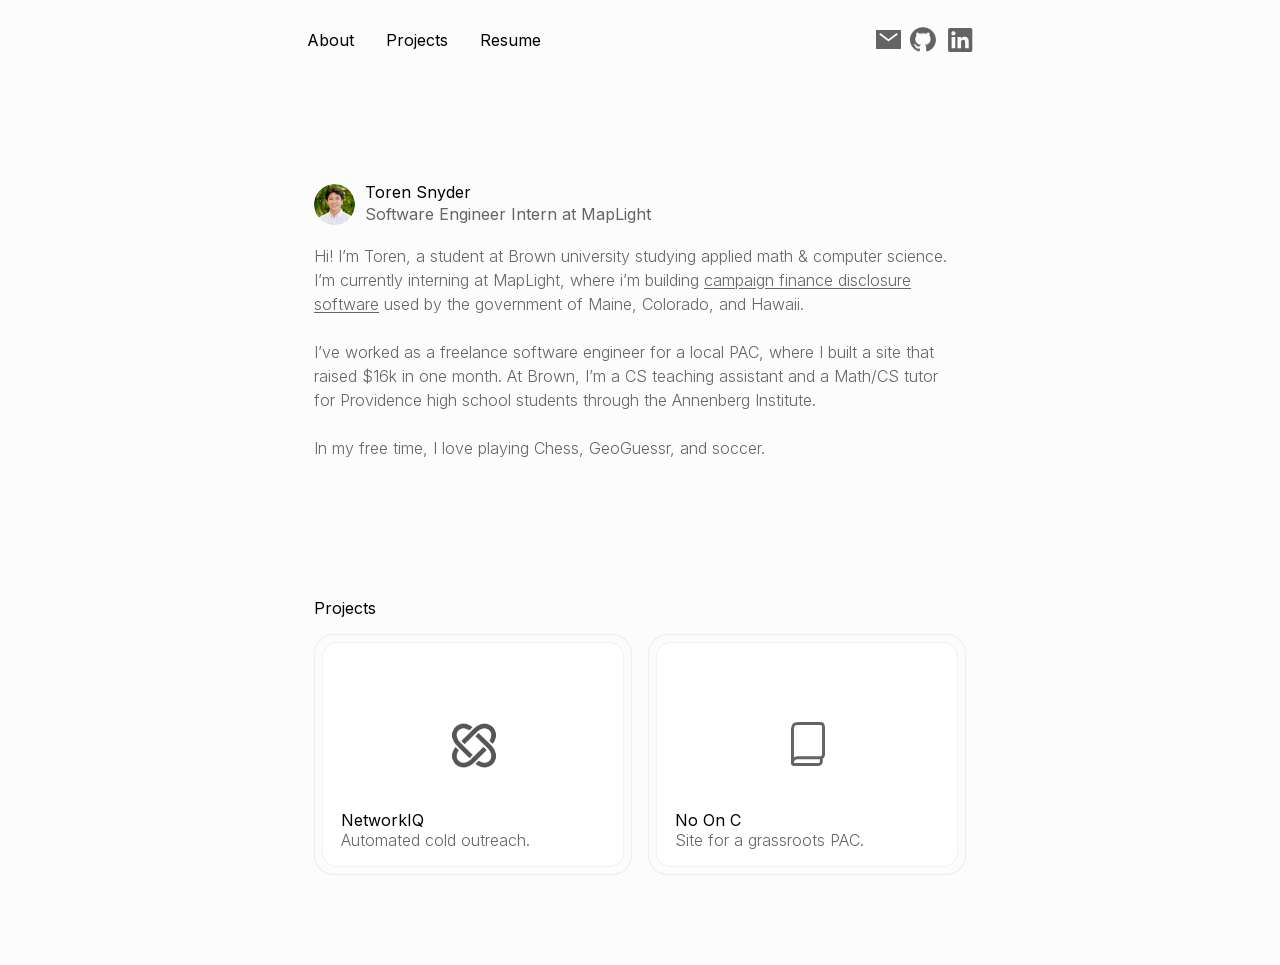
<file: index.html>
<!doctype html>
<html lang="en">

<head>
  <meta charset="UTF-8" />
  <meta name="viewport" content="width=device-width, initial-scale=1.0" />
  <meta name="description" content="Toren Snyder — software engineer." />
  <title>Toren Snyder</title>
  <link rel="icon" type="image/png" href="assets/Favicon.png" />
  <link rel="preconnect" href="https://fonts.googleapis.com" />
  <link rel="preconnect" href="https://fonts.gstatic.com" crossorigin />
  <link href="https://fonts.googleapis.com/css2?family=Inter:wght@400;500&display=swap" rel="stylesheet" />
  <link rel="stylesheet" href="styles.css" />
</head>

<body>
  <main class="page">
    <nav class="nav" aria-label="Primary navigation">
      <div class="nav-links">
        <a href="#about">About</a>
        <a href="projects/">Projects</a>
        <a href="assets/Toren-Snyder-Resume.pdf">Resume</a>
      </div>
      <div class="social-links" aria-label="Contact links">
        <a class="email-link" href="mailto:toren_snyder@brown.edu" target="_blank" aria-label="Email Toren">
          <img src="assets/mail.svg" alt="" />
        </a>
        <a class="github-link" href="https://github.com/toren180" target="_blank" rel="noreferrer"
          aria-label="Toren on GitHub"><img src="assets/github-nav.png" alt="" /></a>
        <a class="linkedin-link" href="https://www.linkedin.com/in/torensnyder/" target="_blank" rel="noreferrer"
          aria-label="Toren on LinkedIn">
          <img src="assets/linkedin.svg" alt="" />
        </a>
      </div>
    </nav>

    <section class="hero" id="about" aria-labelledby="name">
      <div class="identity">
        <img class="profile" src="assets/profile.png" alt="Toren Snyder" />
        <p id="name"><span>Toren Snyder</span><span class="muted">Software Engineer Intern at MapLight</span></p>
      </div>
      <div class="intro">
        <p>Hi! I’m Toren, a student at Brown university studying applied math &amp; computer science. I’m currently
          interning at MapLight, where i’m building <a href="https://www.mainecampaignfinancedisclosure.com/public"
            target="_blank" rel="noreferrer">campaign finance disclosure software</a> used by the government of Maine,
          Colorado, and Hawaii.</p>
        <p>I’ve worked as a freelance software engineer for a local PAC, where I built a site that raised $16k in one
          month. At Brown, I’m a CS teaching assistant and a Math/CS tutor for Providence high school students through
          the Annenberg Institute.</p>
        <p>In my free time, I love playing Chess, GeoGuessr, and soccer.</p>
      </div>
    </section>

    <section class="home-projects" aria-labelledby="projects-title">
      <h2 id="projects-title">Projects</h2>
      <div class="home-project-grid">
        <a class="home-project-card" href="https://networkiqmvp.vercel.app" target="_blank"
          aria-label="View NetworkIQ projects">
          <span class="home-project-inner"></span>
          <span class="home-card-art home-networkiq-art">
            <span class="home-networkiq-flip"><span class="home-networkiq-viewport"><img src="assets/networkiq.png"
                  alt="" /></span></span>
          </span>
          <span class="home-project-copy"><strong>NetworkIQ</strong><span>Automated cold outreach.</span></span>
        </a>
        <a class="home-project-card" href="https://nomoreforevertax.org/" target="_blank" aria-label="View No On C projects">
          <span class="home-project-inner"></span>
          <span class="home-card-art home-book-art"><img class="home-book" src="assets/book.svg" alt="" /></span>
          <span class="home-project-copy"><strong>No On C</strong><span>Site for a grassroots PAC.</span></span>
        </a>
      </div>
    </section>
  </main>
</body>

</html>
</file>
<file: styles.css>
@font-face { font-family: "Inter"; font-style: normal; font-weight: 100 900; font-display: swap; src: url("assets/Inter-Variable.woff2") format("woff2"); }

:root {
  color: #000;
  background: #fcfcfc;
  font-family: Inter, Arial, sans-serif;
  font-weight: 300;
  font-synthesis: none;
}

* { box-sizing: border-box; }
html { scroll-behavior: smooth; }
body { margin: 0; background: #fcfcfc; }
a { color: inherit; }

.page {
  width: min(682px, calc(100% - 48px));
  margin: 0 auto;
  padding: 24px 0 80px;
}

.nav { display: flex; width: 666px; max-width: 100%; margin: 0 auto; align-items: center; justify-content: space-between; }
.nav-links { display: flex; width: 248px; gap: 32px; font-size: 16px; font-weight: 400; }
.nav a { text-decoration: none; }
.nav a:hover, .intro a:hover { opacity: .63; }
.social-links { display: flex; align-items: center; justify-content: center; width: 96px; height: 31px; gap: 4.481px; }
.social-links a { position: relative; display: grid; flex: 0 0 32px; width: 32px; height: 32px; place-items: center; }
.social-links .email-link { flex-basis: 28.331px; width: 28.331px; height: 28.331px; }
.email-link img { display: block; width: 24.79px; height: 19.89px; }
.github-link img { display: block; width: 25.39px; height: 25.39px; opacity: .61; object-fit: contain; }
.linkedin-link img { display: block; width: 32px; height: 32px; }

.hero { width: 652px; max-width: 100%; margin: 129px auto 0; }
.identity { display: flex; align-items: flex-start; height: 44px; }
.profile { width: 41px; height: 41px; border-radius: 50%; object-fit: cover; flex: 0 0 auto; }
.identity p { display: flex; flex-direction: column; justify-content: center; gap: 2px; height: 38px; margin: 0; padding-left: 10px; font-size: 16px; font-weight: 400; line-height: 20px; }
.identity p strong { font-weight: 500; }
.muted, .intro, .project-copy span { color: #646464; }
.intro { margin-top: 16px; max-width: 647px; font-size: 16px; line-height: 24px; }
.intro p { margin: 0 0 24px; }
.intro p:last-child { margin-bottom: 0; }
.intro a { text-underline-offset: 2px; }

.projects { width: 100%; margin-top: 87px; }
.sr-only { position: absolute; width: 1px; height: 1px; overflow: hidden; clip: rect(0, 0, 0, 0); white-space: nowrap; }
.featured-project + .featured-project { margin-top: 87px; }
.featured-card { display: flex; height: 466px; padding: 12px 11px 8px 12px; flex-direction: column; border: 1px solid rgba(1, 1, 1, .06); border-radius: 20px; background: #fff; box-shadow: 0 4px 2px rgba(0, 0, 0, .25); text-decoration: none; transition: transform 160ms ease, box-shadow 160ms ease; }
.featured-card:hover { transform: translateY(-2px); box-shadow: 0 7px 13px rgba(0, 0, 0, .16); }
.featured-header { display: flex; width: 651px; max-width: 100%; height: 16px; align-items: flex-start; justify-content: space-between; color: #646464; font-size: 12px; line-height: 24px; }
.featured-header strong { font-weight: 400; }
.featured-header img { width: 9.429px; height: 9.02px; margin: 3px 4px 0 0; transform: rotate(-45deg); }
.featured-image { display: block; width: 658px; max-width: 100%; height: 413.014px; margin-top: 15px; border-radius: 14px; object-fit: cover; object-position: bottom; }
.featured-description { width: 662px; max-width: 100%; min-height: 50px; margin: 31px 0 0; color: #646464; font-size: 16px; line-height: 24px; }
.featured-description a { text-underline-offset: 2px; }
.additional-projects { display: flex; margin-top: 87px; flex-direction: column; gap: 20px; }
.additional-projects h3 { margin: 0; color: #000; font-size: 16px; font-weight: 400; line-height: 24px; }
.additional-project { display: flex; align-items: center; gap: 8px; color: #646464; text-decoration: none; }
.additional-project:hover { opacity: .63; }
.additional-project > img { width: 44px; height: 44px; object-fit: contain; opacity: .61; }
.additional-project > span { display: flex; min-height: 49px; flex-direction: column; justify-content: center; font-size: 16px; line-height: 20px; }
.additional-project strong { font-weight: 400; }
.additional-projects h2 { margin: 0; color: #000; font-size: 16px; font-weight: 400; line-height: 24px; }

.home-projects { width: 652px; max-width: 100%; margin: 129px auto 0; padding: 10px 0; }
.home-projects h2 { margin: 0 0 16px; font-size: 16px; font-weight: 400; line-height: 19px; }
.home-project-grid { display: grid; grid-template-columns: repeat(2, minmax(0, 1fr)); gap: 16px; }
.home-project-card { display: block; position: relative; height: 241px; border: 1px solid rgba(1, 1, 1, .06); border-radius: 20px; background: #fcfcfc; text-decoration: none; transition: transform 160ms ease, box-shadow 160ms ease; }
.home-project-card:hover { transform: translateY(-2px); box-shadow: 0 9px 21px rgba(0, 0, 0, .05); }
.home-project-inner { position: absolute; top: 7px; right: 7px; bottom: 7px; left: 7px; border: 1px solid rgba(1, 1, 1, .06); border-radius: 15px; background: #fff; }
.home-card-art { position: absolute; display: flex; width: 54px; height: 54px; align-items: center; justify-content: center; }
.home-book-art { top: 82px; left: 132px; }
.home-book { width: 34.5px; height: 43.5px; }
.home-networkiq-art { top: 85px; left: 132px; height: 53px; }
.home-networkiq-flip { display: block; width: 54px; height: 53px; transform: rotate(180deg) scaleY(-1); }
.home-networkiq-viewport { position: relative; display: block; width: 54px; height: 53px; overflow: hidden; }
.home-networkiq-viewport img { position: absolute; top: -129.87%; left: -171.2%; width: 304.28%; height: 351.85%; max-width: none; }
.home-project-copy { position: absolute; top: 175px; left: 26px; display: flex; width: 265px; flex-direction: column; font-size: 16px; line-height: 20px; }
.home-project-copy strong { font-weight: 400; }
.home-project-copy > span { color: #646464; }

@media (max-width: 520px) {
  .page { width: min(100% - 32px, 682px); padding-top: 18px; }
  .nav { align-items: flex-start; gap: 20px; }
  .nav-links { gap: 16px; flex-wrap: wrap; }
  .hero, .projects { margin-top: 72px; }
  .featured-project + .featured-project, .additional-projects { margin-top: 64px; }
  .featured-card { height: auto; min-height: 300px; padding: 10px; }
  .featured-image { height: auto; min-height: 0; margin-top: 12px; aspect-ratio: 658 / 413; }
  .featured-description { margin-top: 20px; }
  .home-projects { margin-top: 72px; }
  .home-project-grid { grid-template-columns: 1fr; }
}
</file>
